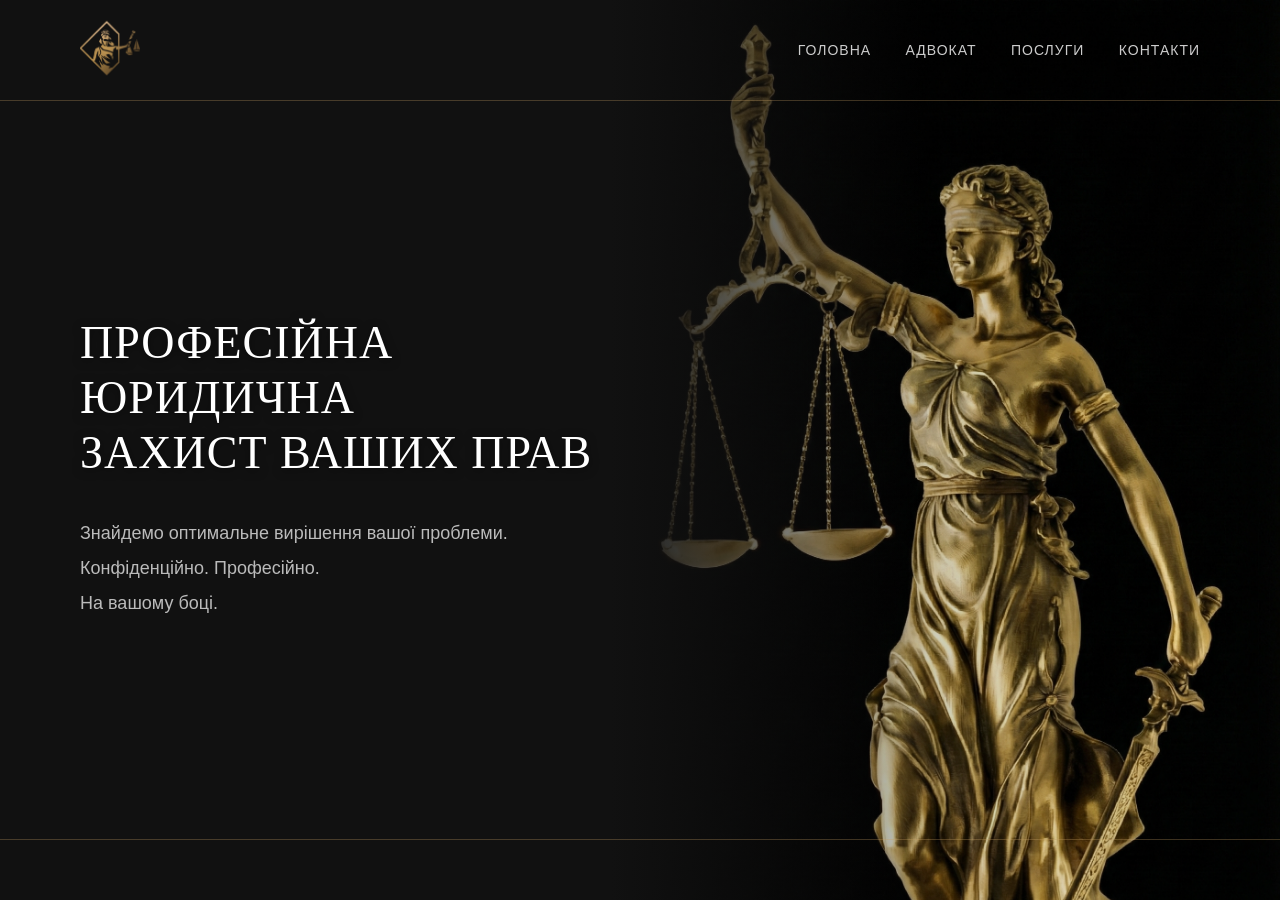
<file: index.html>
<!DOCTYPE html>
<html lang="ru">
<head>
    <meta charset="UTF-8">
    <meta name="viewport" content="width=device-width, initial-scale=1.0">
    
    <title>Адвокат Кролевець | Професійний юридичний захист | Рекуха Олена</title>
    <meta name="description" content="Кваліфікована допомога адвоката у м. Кролевець та Сумській області. Сімейні справи, розлучення, аліменти, ДТП, кримінальний захист. Досвід понад 15 років.">
    <meta name="keywords" content="адвокат кролевець, юрист кролевець, юридична допомога, розлучення, аліменти, адвокат по дтп, кримінальний адвокат, Рекуха Олена">
    <meta name="author" content="Рекуха Олена Володимирівна">
    <meta name="robots" content="index, follow">

    <meta property="og:title" content="Професійний юридичний захист | Адвокат Рекуха О.В.">
    <meta property="og:description" content="Надійний захист ваших прав. Конфіденційно. Професійно. На вашій стороні.">
    <meta property="og:image" content="https://ваш-сайт.com/logo.png"> <meta property="og:url" content="https://ваш-сайт.com/">
    <meta property="og:type" content="website">

    <link rel="stylesheet" href="style.css">
    <link rel="stylesheet" href="https://cdnjs.cloudflare.com/ajax/libs/font-awesome/6.4.0/css/all.min.css">
    <link rel="icon" type="image/png" href="logo.png">
</head>
<body>

    <div class="statue-background">
        <div class="statue-overlay"></div> <img src="statue2.png" alt="Фемида">
    </div>

    <div class="line top-line"></div>
    <div class="line bottom-line"></div>

    <div class="container">
        <header class="header">
            <div class="logo">
                <img src="logo.png" alt="Логотип">
            </div>
            <nav class="nav">
    <a href="index.html">Головна</a> 
    <a href="lawyer.html">Адвокат</a>
    <a href="services.html">Послуги</a>
    <a href="contacts.html">Контакти</a> </nav>
        </header>

        <main class="main-content">
            <h1>
                ПРОФЕСІЙНА<br>
                ЮРИДИЧНА<br>
                ЗАХИСТ ВАШИХ ПРАВ
            </h1>
            
            <div class="description">
                <p>Знайдемо оптимальне вирішення вашої проблеми.</p>
                <p>Конфіденційно. Професійно.</p>
                <p>На вашому боці.</p>
            </div>
        </main>
    </div>

</body>
</html>
</file>
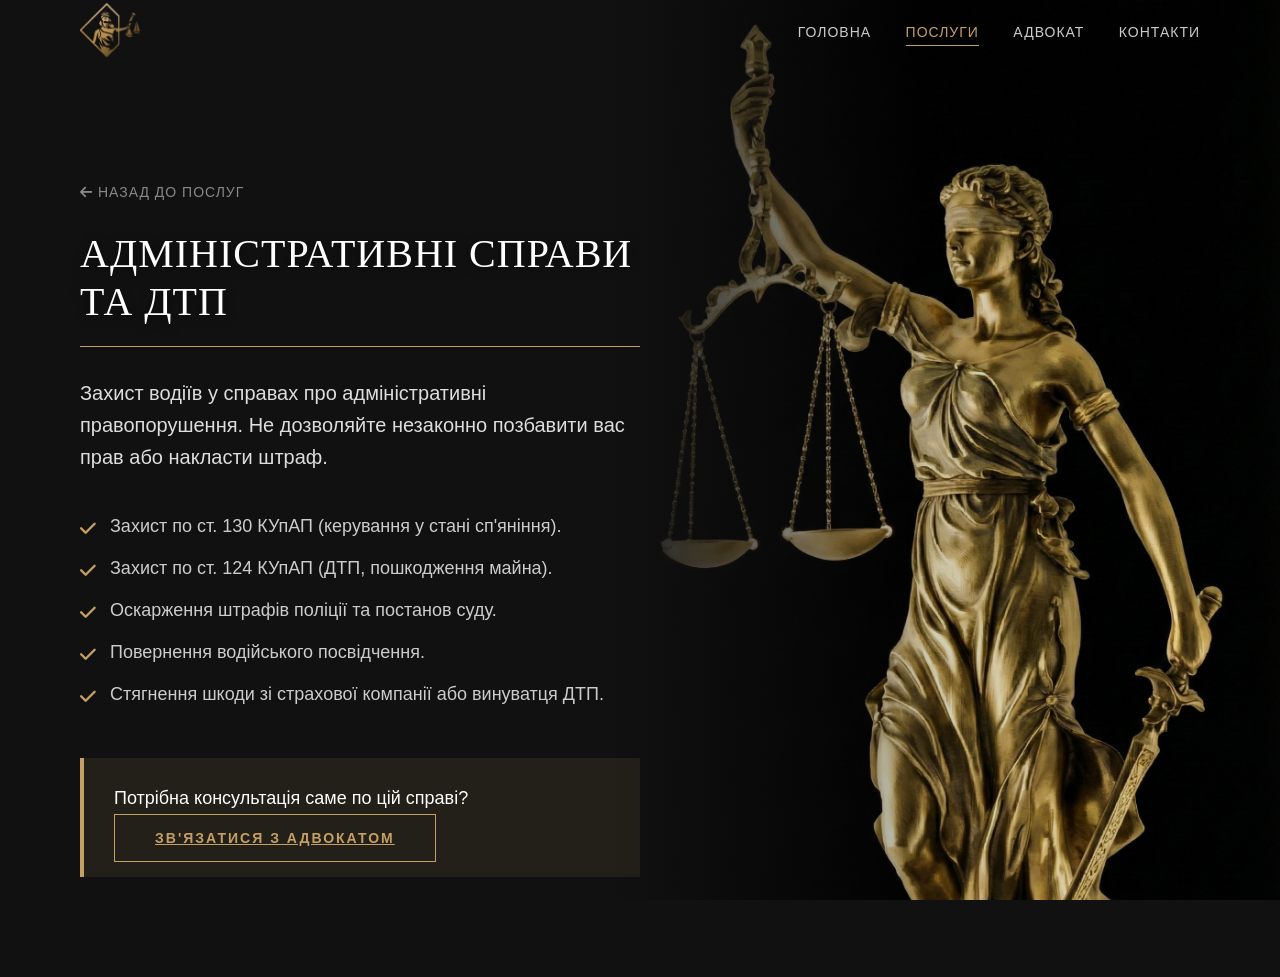
<file: admin.html>
<!DOCTYPE html>
<html lang="ru">
<head>
    <meta charset="UTF-8">
    <meta name="viewport" content="width=device-width, initial-scale=1.0">
    <title>Адвокат по ДТП та ст. 130 КУпАП | Оскарження штрафів</title>
    <meta name="description" content="Захист водіїв у суді. Повернення водійських прав (ст. 130), захист при ДТП (ст. 124). Оскарження незаконних штрафів поліції.">
    <link rel="stylesheet" href="style.css">
    <link rel="stylesheet" href="https://cdnjs.cloudflare.com/ajax/libs/font-awesome/6.4.0/css/all.min.css">
    <link rel="icon" type="image/png" href="logo.png">
</head>
<body>

    <div class="statue-background">
        <div class="statue-overlay"></div>
        <img src="statue2.png" alt="Феміда">
    </div>

    <div class="container">
        <header class="header">
            <div class="logo">
                <a href="index.html"><img src="logo.png" alt="Логотип"></a>
            </div>
            <nav class="nav">
                <a href="index.html">Головна</a>
                <a href="services.html" class="active">Послуги</a> <a href="lawyer.html">Адвокат</a>
                <a href="contacts.html">Контакти</a>
            </nav>
        </header>

        <main class="main-content service-details-page">
            <a href="services.html" class="back-link"><i class="fa-solid fa-arrow-left"></i> Назад до послуг</a>

            <div class="details-content">
                <h1 id="page-title">АДМІНІСТРАТИВНІ СПРАВИ ТА ДТП</h1>

                <div id="page-content">
                    <p class="intro-text">Захист водіїв у справах про адміністративні правопорушення. Не дозволяйте незаконно позбавити вас прав або накласти штраф.</p>
                    <ul class="custom-list">
                        <li>Захист по ст. 130 КУпАП (керування у стані сп'яніння).</li>
                        <li>Захист по ст. 124 КУпАП (ДТП, пошкодження майна).</li>
                        <li>Оскарження штрафів поліції та постанов суду.</li>
                        <li>Повернення водійського посвідчення.</li>
                        <li>Стягнення шкоди зі страхової компанії або винуватця ДТП.</li>
                    </ul>
                </div>

                <div class="cta-block">
                    <p>Потрібна консультація саме по цій справі?</p>
                    <a href="contacts.html" class="btn-submit">Зв'язатися з адвокатом</a>
                </div>
            </div>
        </main>
    </div>

    <div class="bottom-line"></div>

</body>
</html>
</file>
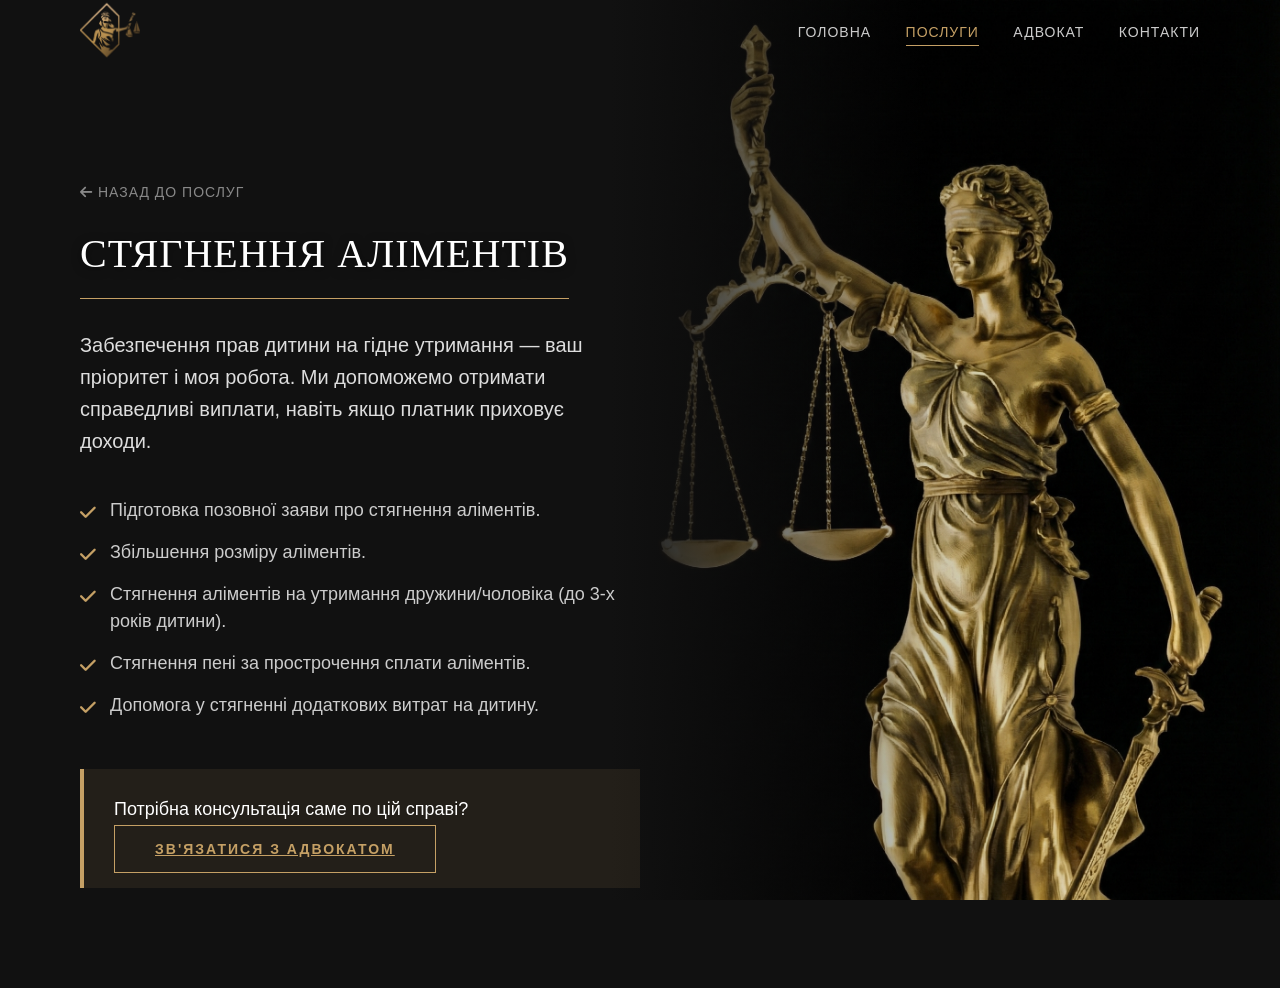
<file: alimony.html>
<!DOCTYPE html>
<html lang="ru">
<head>
    <meta charset="UTF-8">
    <meta name="viewport" content="width=device-width, initial-scale=1.0">
    <title>Стягнення аліментів | Допомога адвоката по сімейним справам</title>
    <meta name="description" content="Юридична допомога у стягненні аліментів, збільшення розміру виплат, стягнення заборгованості. Підготовка позову до суду.">
    <link rel="stylesheet" href="style.css">
    <link rel="stylesheet" href="https://cdnjs.cloudflare.com/ajax/libs/font-awesome/6.4.0/css/all.min.css">
    <link rel="icon" type="image/png" href="logo.png">
</head>
<body>

    <div class="statue-background">
        <div class="statue-overlay"></div>
        <img src="statue2.png" alt="Феміда">
    </div>

    <div class="container">
        <header class="header">
            <div class="logo">
                <a href="index.html"><img src="logo.png" alt="Логотип"></a>
            </div>
            <nav class="nav">
                <a href="index.html">Головна</a>
                <a href="services.html" class="active">Послуги</a> <a href="lawyer.html">Адвокат</a>
                <a href="contacts.html">Контакти</a>
            </nav>
        </header>

        <main class="main-content service-details-page">
            <a href="services.html" class="back-link"><i class="fa-solid fa-arrow-left"></i> Назад до послуг</a>

            <div class="details-content">
                <h1 id="page-title">СТЯГНЕННЯ АЛІМЕНТІВ</h1>

                <div id="page-content">
                    <p class="intro-text">Забезпечення прав дитини на гідне утримання — ваш пріоритет і моя робота. Ми допоможемо отримати справедливі виплати, навіть якщо платник приховує доходи.</p>
                    <ul class="custom-list">
                        <li>Підготовка позовної заяви про стягнення аліментів.</li>
                        <li>Збільшення розміру аліментів.</li>
                        <li>Стягнення аліментів на утримання дружини/чоловіка (до 3-х років дитини).</li>
                        <li>Стягнення пені за прострочення сплати аліментів.</li>
                        <li>Допомога у стягненні додаткових витрат на дитину.</li>
                    </ul>
                </div>

                <div class="cta-block">
                    <p>Потрібна консультація саме по цій справі?</p>
                    <a href="contacts.html" class="btn-submit">Зв'язатися з адвокатом</a>
                </div>
            </div>
        </main>
    </div>

    <div class="bottom-line"></div>

</body>
</html>
</file>
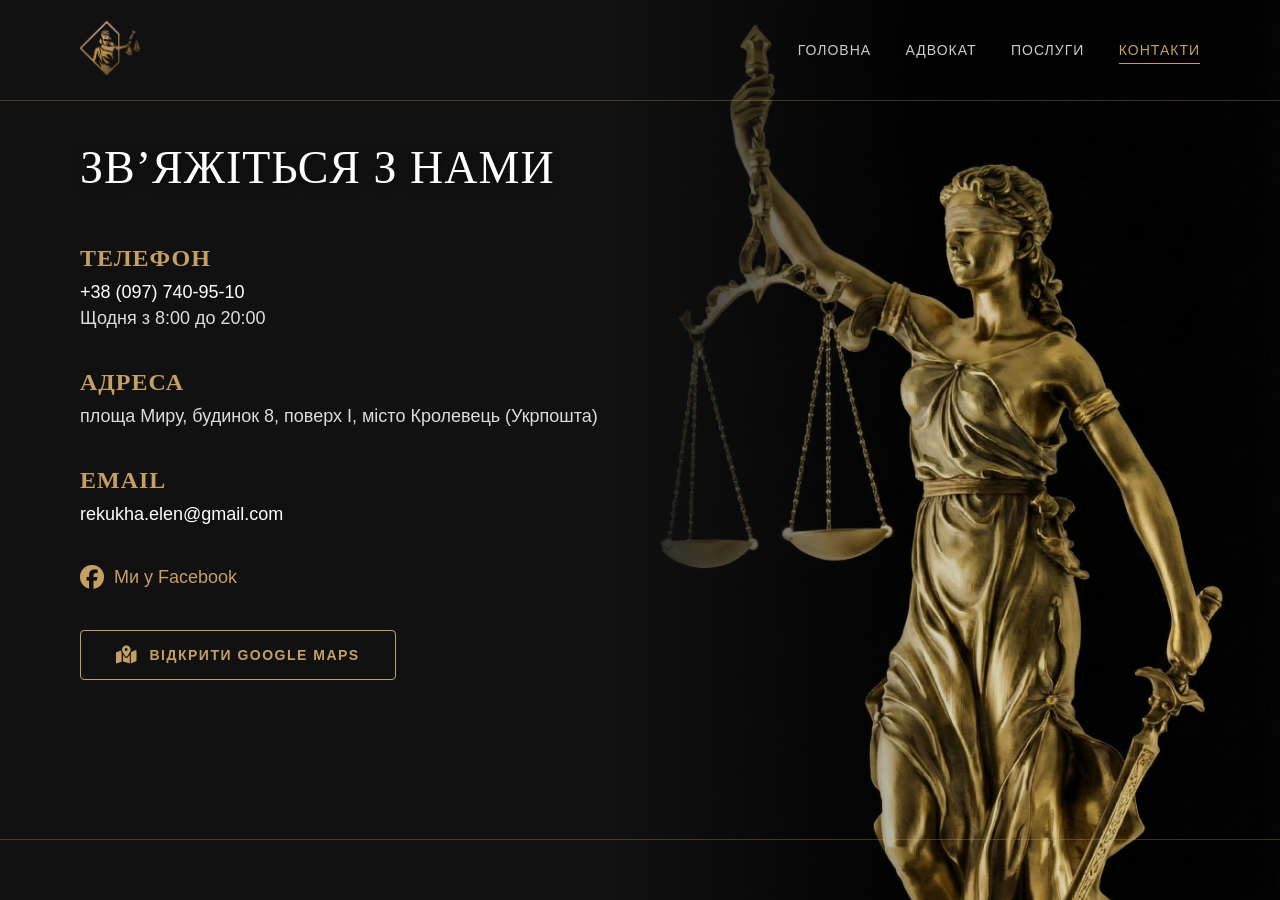
<file: contacts.html>
<!DOCTYPE html>
<html lang="ru">
<head>
    <meta charset="UTF-8">
    <meta name="viewport" content="width=device-width, initial-scale=1.0">
    
    <title>Контакти адвоката Кролевець | Телефон та Адреса</title>
    <meta name="description" content="Зв'яжіться з адвокатом: +38 (097) 740-95-10. Адреса: м. Кролевець, площа Миру, 8. Юридична консультація онлайн та в офісі.">
    
    <meta property="og:title" content="Контакти | Адвокат Рекуха О.В.">
    <meta property="og:description" content="Телефон: +38 (097) 740-95-10. Адреса: м. Кролевець, площа Миру, 8.">
    <meta property="og:image" content="https://ваш-сайт.com/logo.png">
    
    <link rel="stylesheet" href="style.css">
    <link rel="stylesheet" href="https://cdnjs.cloudflare.com/ajax/libs/font-awesome/6.4.0/css/all.min.css">
    <link rel="icon" type="image/png" href="logo.png">
</head>
<body>

    <div class="statue-background">
        <div class="statue-overlay"></div>
        <img src="statue2.png" alt="Фемида">
    </div>

    <div class="line top-line"></div>
    <div class="line bottom-line"></div>

    <div class="container">
        <header class="header">
            <div class="logo">
                <a href="index.html">
                    <img src="logo.png" alt="Логотип">
                </a>
            </div>
            <nav class="nav">
                <a href="index.html">Головна</a>
                <a href="lawyer.html">Адвокат</a>
                <a href="services.html">Послуги</a>
                <a href="contacts.html" class="active">Контакти</a>
            </nav>
        </header>

        <main class="main-content contacts-content">
            <h1>ЗВ’ЯЖІТЬСЯ З НАМИ</h1>
            
            <div class="contacts-grid">
                <div class="contact-info-block">
                    <div class="info-item">
                        <h3>Телефон</h3>
                        <p><a href="tel:+380000000000">+38 (097) 740-95-10</a></p>
                        <p>Щодня з 8:00 до 20:00</p>
                    </div>
                    
                    <div class="info-item">
                        <h3>Адреса</h3>
                        <p>площа Миру, будинок 8, поверх I, місто Кролевець (Укрпошта)</p>
                    </div>

                    <div class="info-item">
                        <h3>Email</h3>
                        <p><a href="mailto:info@lawyer.com">rekukha.elen@gmail.com</a></p>
                    </div>
                    
                    <div class="social-item">
                        <a href="https://www.facebook.com/lena.rekukha" target="_blank" class="fb-link">
                            <i class="fa-brands fa-facebook"></i> Ми у Facebook
                        </a>
                    </div>
                    <a href="https://www.google.com/maps/search/?api=1&query=площа+Миру+8+Кролевець" target="_blank" class="map-btn">
    <i class="fa-solid fa-map-location-dot"></i>
    <span>Відкрити Google Maps</span>
</a>
                </div>
            </div>

        </main>
    </div> 

</body>
</html>
</file>
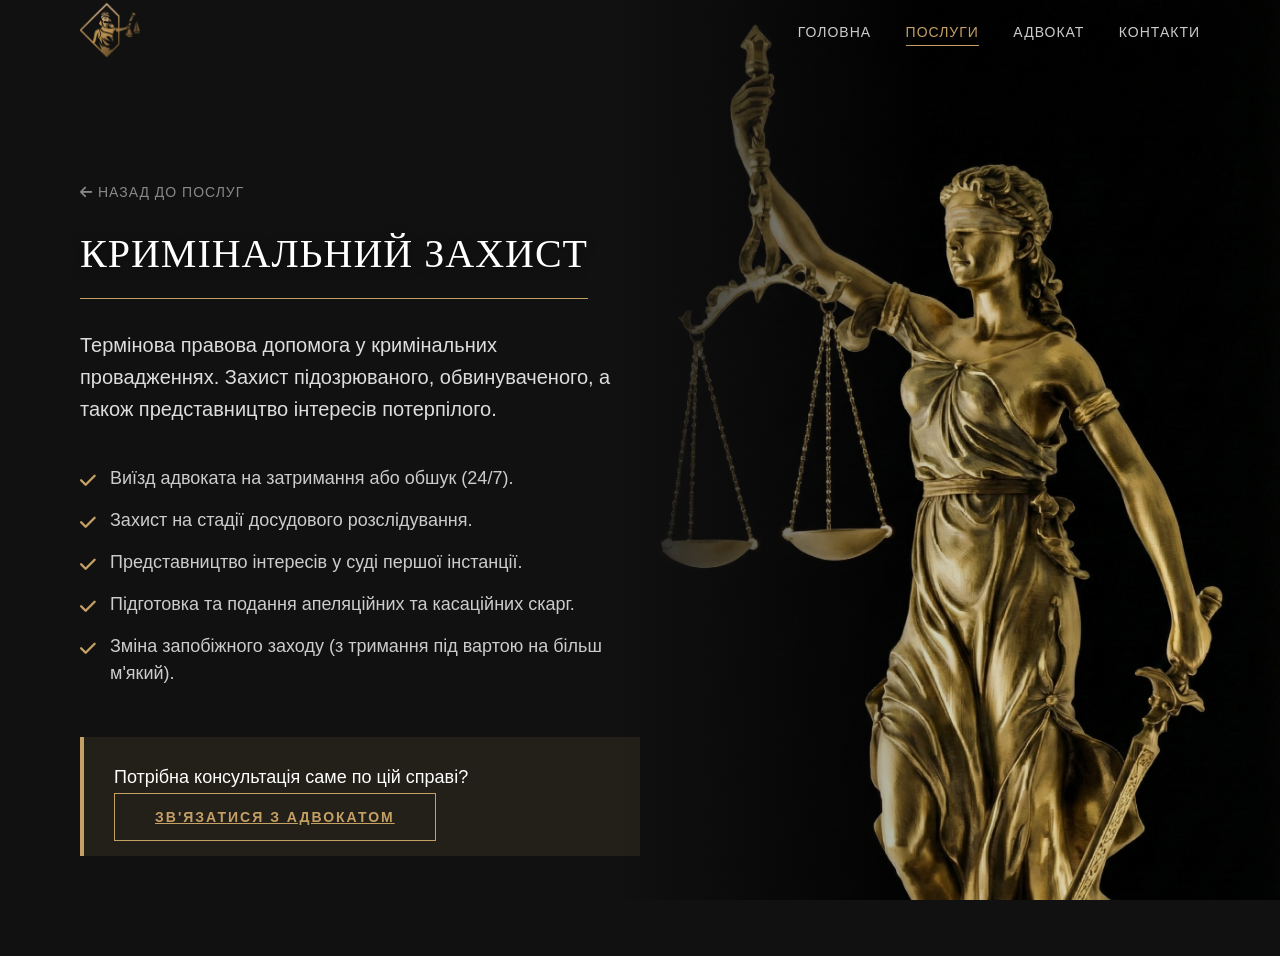
<file: criminal.html>
<!DOCTYPE html>
<html lang="ru">
<head>
    <meta charset="UTF-8">
    <meta name="viewport" content="width=device-width, initial-scale=1.0">
    <title>Кримінальний адвокат | Захист підозрюваних та обвинувачених</title>
    <meta name="description" content="Терміновий виїзд адвоката. Захист на досудовому слідстві та в суді. Апеляція, касація, зміна запобіжного заходу.">
    <link rel="stylesheet" href="style.css">
    <link rel="stylesheet" href="https://cdnjs.cloudflare.com/ajax/libs/font-awesome/6.4.0/css/all.min.css">
    <link rel="icon" type="image/png" href="logo.png">
</head>
<body>

    <div class="statue-background">
        <div class="statue-overlay"></div>
        <img src="statue2.png" alt="Феміда">
    </div>

    <div class="container">
        <header class="header">
            <div class="logo">
                <a href="index.html"><img src="logo.png" alt="Логотип"></a>
            </div>
            <nav class="nav">
                <a href="index.html">Головна</a>
                <a href="services.html" class="active">Послуги</a> <a href="lawyer.html">Адвокат</a>
                <a href="contacts.html">Контакти</a>
            </nav>
        </header>

        <main class="main-content service-details-page">
            <a href="services.html" class="back-link"><i class="fa-solid fa-arrow-left"></i> Назад до послуг</a>

            <div class="details-content">
                <h1 id="page-title">КРИМІНАЛЬНИЙ ЗАХИСТ</h1>

                <div id="page-content">
                    <p class="intro-text">Термінова правова допомога у кримінальних провадженнях. Захист підозрюваного, обвинуваченого, а також представництво інтересів потерпілого.</p>
                    <ul class="custom-list">
                        <li>Виїзд адвоката на затримання або обшук (24/7).</li>
                        <li>Захист на стадії досудового розслідування.</li>
                        <li>Представництво інтересів у суді першої інстанції.</li>
                        <li>Підготовка та подання апеляційних та касаційних скарг.</li>
                        <li>Зміна запобіжного заходу (з тримання під вартою на більш м'який).</li>
                    </ul>
                </div>

                <div class="cta-block">
                    <p>Потрібна консультація саме по цій справі?</p>
                    <a href="contacts.html" class="btn-submit">Зв'язатися з адвокатом</a>
                </div>
            </div>
        </main>
    </div>

    <div class="bottom-line"></div>

</body>
</html>
</file>
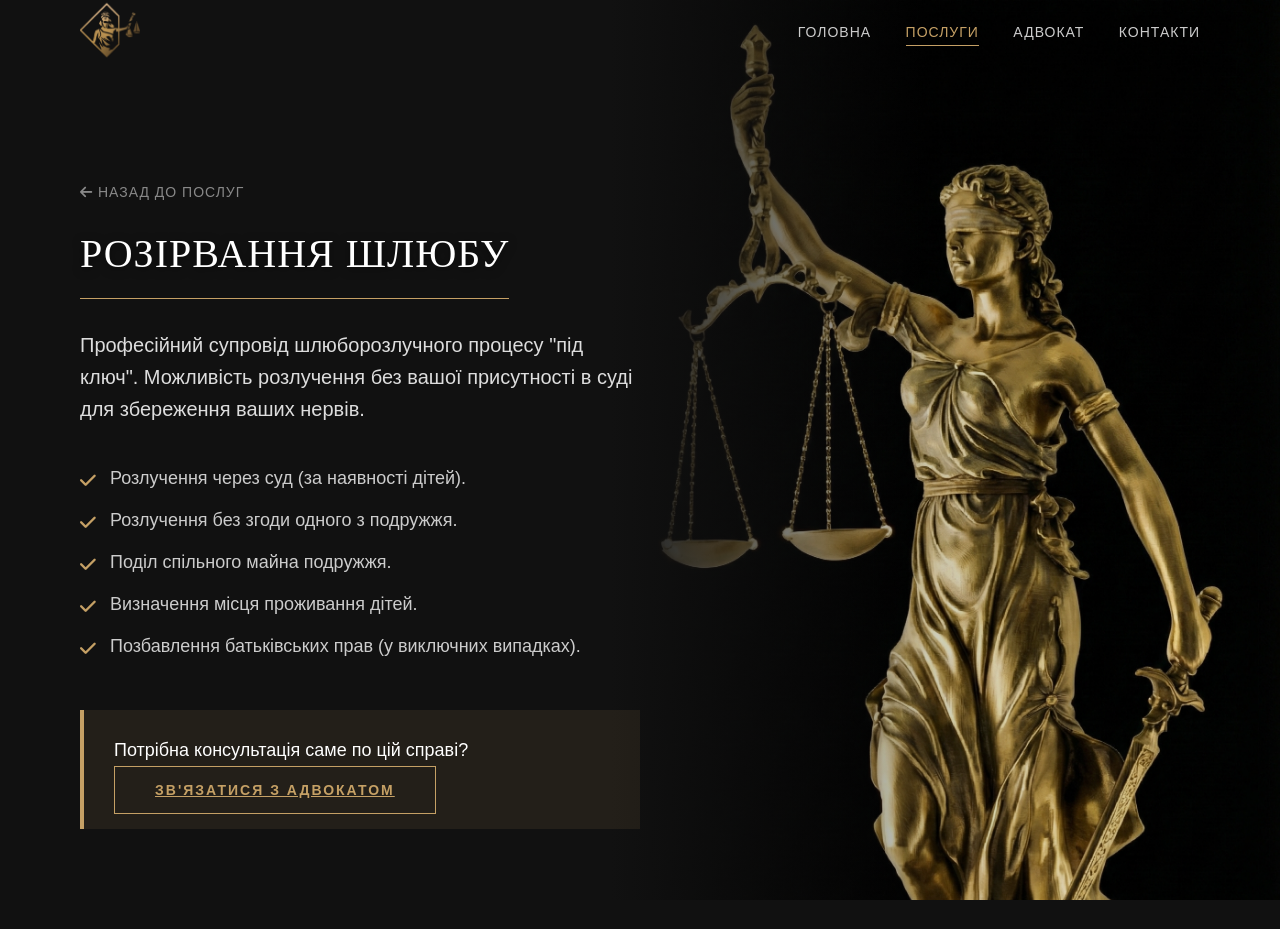
<file: divorce.html>
<!DOCTYPE html>
<html lang="ru">
<head>
    <meta charset="UTF-8">
    <meta name="viewport" content="width=device-width, initial-scale=1.0">
    <title>Розірвання шлюбу та поділ майна | Адвокат по розлученню</title>
    <meta name="description" content="Супровід шлюборозлучного процесу під ключ. Розлучення без присутності в суді, поділ майна, визначення місця проживання дітей.">
    <link rel="stylesheet" href="style.css">
    <link rel="stylesheet" href="https://cdnjs.cloudflare.com/ajax/libs/font-awesome/6.4.0/css/all.min.css">
    <link rel="icon" type="image/png" href="logo.png">
</head>
<body>

    <div class="statue-background">
        <div class="statue-overlay"></div>
        <img src="statue2.png" alt="Феміда">
    </div>

    <div class="container">
        <header class="header">
            <div class="logo">
                <a href="index.html"><img src="logo.png" alt="Логотип"></a>
            </div>
            <nav class="nav">
                <a href="index.html">Головна</a>
                <a href="services.html" class="active">Послуги</a> <a href="lawyer.html">Адвокат</a>
                <a href="contacts.html">Контакти</a>
            </nav>
        </header>

        <main class="main-content service-details-page">
            <a href="services.html" class="back-link"><i class="fa-solid fa-arrow-left"></i> Назад до послуг</a>

            <div class="details-content">
                <h1 id="page-title">РОЗІРВАННЯ ШЛЮБУ</h1>

                <div id="page-content">
                    <p class="intro-text">Професійний супровід шлюборозлучного процесу "під ключ". Можливість розлучення без вашої присутності в суді для збереження ваших нервів.</p>
                    <ul class="custom-list">
                        <li>Розлучення через суд (за наявності дітей).</li>
                        <li>Розлучення без згоди одного з подружжя.</li>
                        <li>Поділ спільного майна подружжя.</li>
                        <li>Визначення місця проживання дітей.</li>
                        <li>Позбавлення батьківських прав (у виключних випадках).</li>
                    </ul>
                </div>

                <div class="cta-block">
                    <p>Потрібна консультація саме по цій справі?</p>
                    <a href="contacts.html" class="btn-submit">Зв'язатися з адвокатом</a>
                </div>
            </div>
        </main>
    </div>

    <div class="bottom-line"></div>

</body>
</html>
</file>
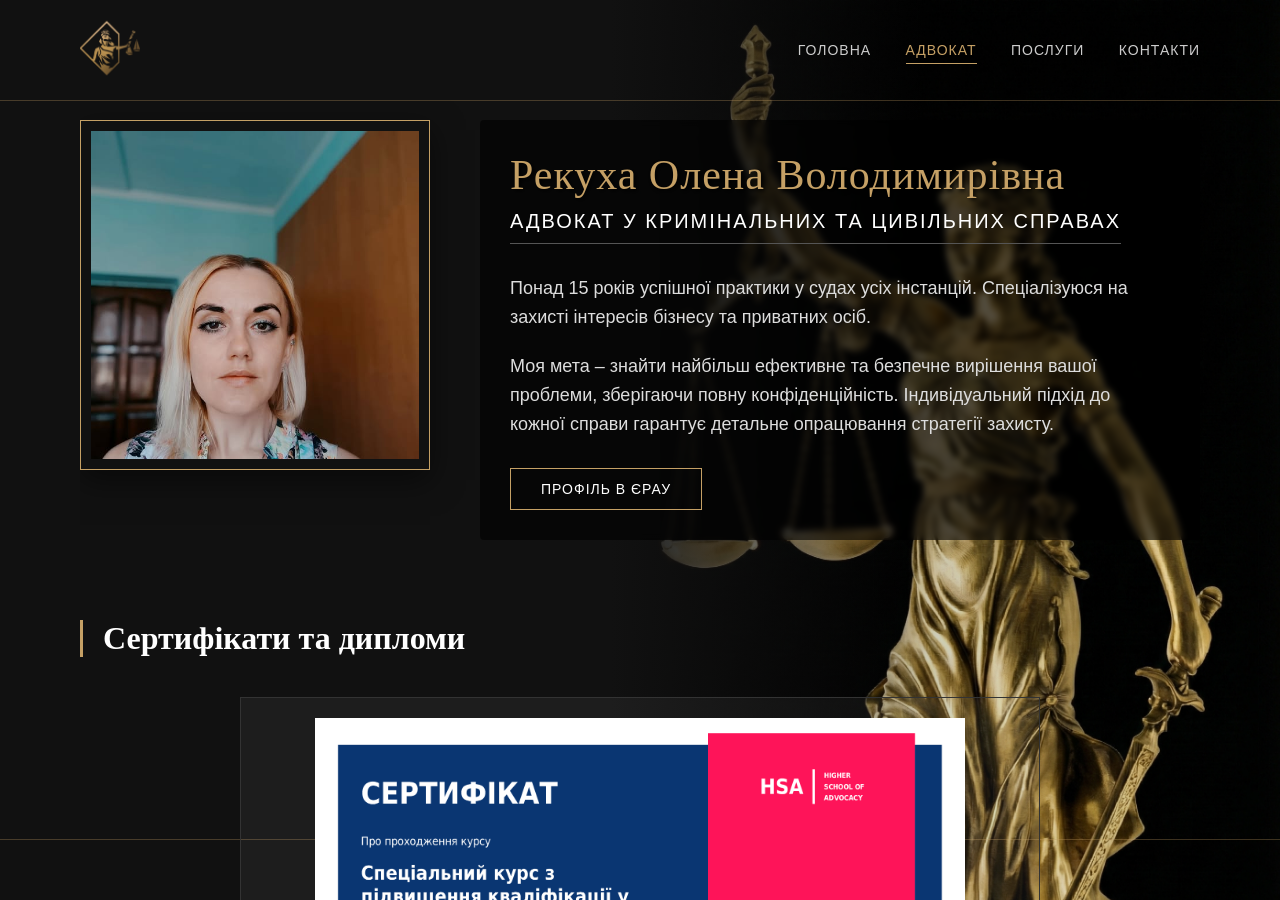
<file: lawyer.html>
<!DOCTYPE html>
<html lang="ru">
<head>
    <meta charset="UTF-8">
    <meta name="viewport" content="width=device-width, initial-scale=1.0">
    
    <title>Про адвоката | Рекуха Олена Володимирівна | Досвід та Сертифікати</title>
    <meta name="description" content="Адвокат Рекуха Олена Володимирівна. Член НААУ. Досвід роботи, сертифікати підвищення кваліфікації, профіль у ЄРАУ. Професійний підхід до кожної справи.">
    
    <meta property="og:title" content="Адвокат Рекуха Олена Володимирівна">
    <meta property="og:description" content="Професійний шлях, сертифікати та принципи роботи.">
    <meta property="og:image" content="https://ваш-сайт.com/lawyer_photo.jpg"> <link rel="stylesheet" href="style.css">
    <link rel="stylesheet" href="https://cdnjs.cloudflare.com/ajax/libs/font-awesome/6.4.0/css/all.min.css">
    <link rel="icon" type="image/png" href="logo.png">
</head>
<body>

    <div class="statue-background">
        <div class="statue-overlay"></div>
        <img src="statue2.png" alt="Фемида">
    </div>

    <div class="line top-line"></div>
    <div class="line bottom-line"></div>

    <div class="container">
        <header class="header">
            <div class="logo">
                <a href="index.html">
                    <img src="logo.png" alt="Логотип">
                </a>
            </div>
            <nav class="nav">
                <a href="index.html">Головна</a>
                <a href="lawyer.html" class="active">Адвокат</a>
                <a href="services.html">Послуги</a>
                <a href="contacts.html">Контакти</a>
            </nav>
        </header>

        <main class="main-content lawyer-page">
            
            <div class="lawyer-profile">
                <div class="lawyer-photo-wrapper">
                    <img src="lawyer_photo.jpg" alt="Фото адвоката" class="lawyer-img">
                </div>
                
                <div class="lawyer-info">
                    <h1>Рекуха Олена Володимирівна</h1>
                    <p class="subtitle">Адвокат у кримінальних та цивільних справах</p>
                    
                    <div class="bio-text">
                        <p>Понад 15 років успішної практики у судах усіх інстанцій. Спеціалізуюся на захисті інтересів бізнесу та приватних осіб.</p>
                        <p>Моя мета – знайти найбільш ефективне та безпечне вирішення вашої проблеми, зберігаючи повну конфіденційність. Індивідуальний підхід до кожної справи гарантує детальне опрацювання стратегії захисту.</p>
                    </div>

                    <div class="lawyer-links">
                        <a href="https://erau.unba.org.ua/profile/48486" target="_blank" class="btn-link">
                            Профіль в ЄРАУ
                        </a>
                    </div>
                </div>
            </div>

            <div class="certificates-section">
                <h2>Сертифікати та дипломи</h2>
                <div class="cert-grid">
                    <div class="cert-item">
                        <img src="cert1.png" alt="Сертификат 1">
                    </div>
                      <div class="cert-item">
                        <img src="cert2.png" alt="Сертификат 2">
                    </div>
                </div>
            </div>

        </main>
    </div>

</body>
</html>
</file>
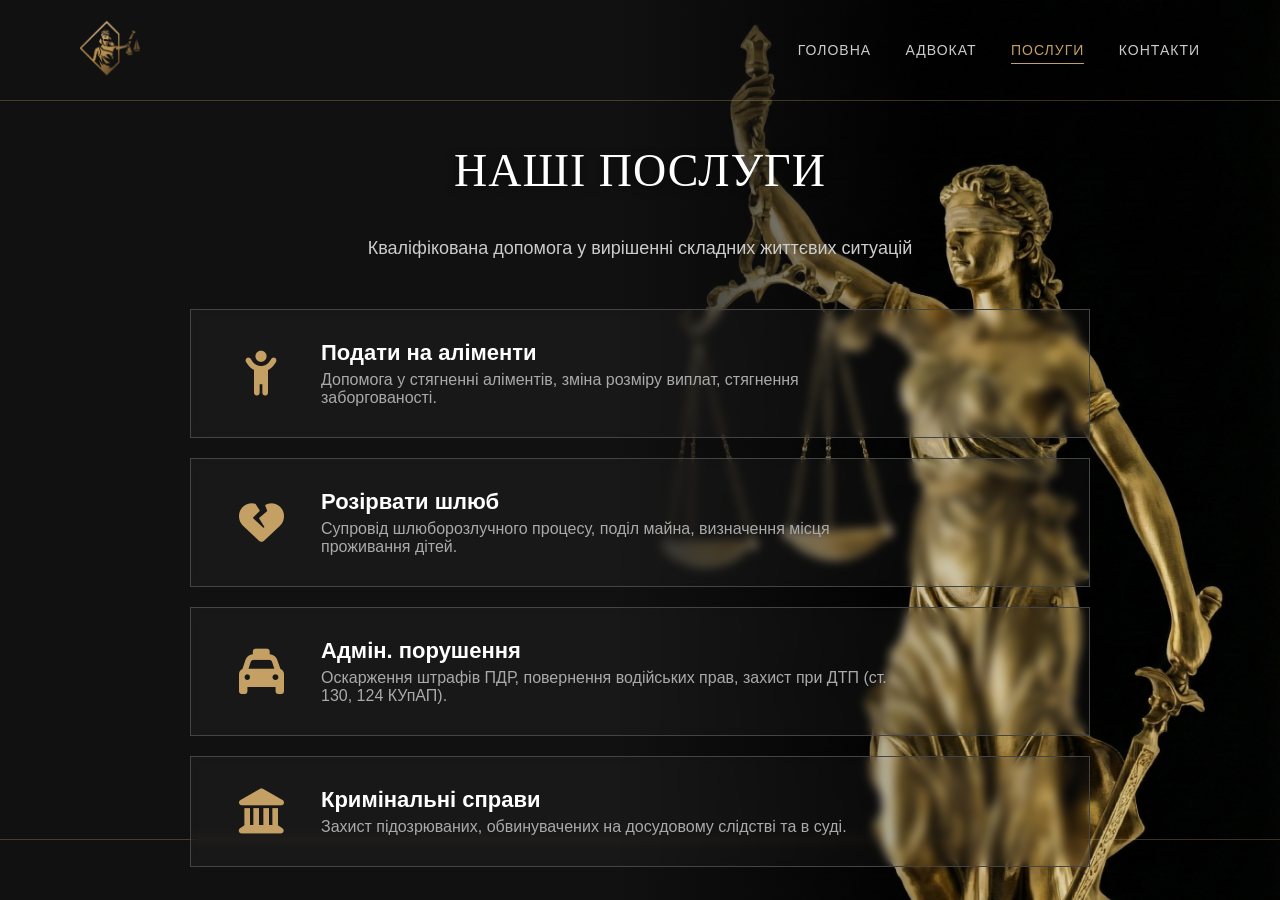
<file: services.html>
<!DOCTYPE html>
<html lang="ru">
<head>
    <meta charset="UTF-8">
    <meta name="viewport" content="width=device-width, initial-scale=1.0">
    
    <title>Послуги адвоката | Ціни та консультації | Кролевець</title>
    <meta name="description" content="Повний спектр юридичних послуг: стягнення аліментів, розірвання шлюбу, оскарження штрафів ПДР (ст. 130), захист у кримінальних справах.">
    <meta name="keywords" content="вартість послуг адвоката, подати на аліменти, розлучення через суд, оскарження штрафів, захист у суді">
    
    <meta property="og:title" content="Юридичні послуги | Адвокат Рекуха О.В.">
    <meta property="og:description" content="Аліменти, розлучення, ДТП, кримінальні справи. Дізнайтеся деталі.">
    <meta property="og:image" content="https://ваш-сайт.com/statue.jpg">
    
    <link rel="stylesheet" href="style.css">
    <link rel="stylesheet" href="https://cdnjs.cloudflare.com/ajax/libs/font-awesome/6.4.0/css/all.min.css">
    <link rel="icon" type="image/png" href="logo.png">
</head>
<body>

    <div class="statue-background">
        <div class="statue-overlay"></div>
        <img src="statue2.png" alt="Феміда">
    </div>

    <div class="line top-line"></div>
    <div class="line bottom-line"></div>

    <div class="container">
        <header class="header">
            <div class="logo">
                <a href="index.html">
                    <img src="logo.png" alt="Логотип">
                </a>
            </div>
            <nav class="nav">
                <a href="index.html">Головна</a>
                <a href="lawyer.html">Адвокат</a>
                <a href="services.html" class="active">Послуги</a>
                <a href="contacts.html">Контакти</a>
            </nav>
        </header>

        <main class="main-content services-page">
            <h1>НАШІ ПОСЛУГИ</h1>
            <p class="services-intro">Кваліфікована допомога у вирішенні складних життєвих ситуацій</p>
            
            <div class="services-grid">
                
                <a href="alimony.html" class="service-card">
                    <div class="service-icon">
                        <i class="fa-solid fa-child-reaching"></i>
                    </div>
                    <div class="card-text">
                        <h3>Подати на аліменти</h3>
                        <p>Допомога у стягненні аліментів, зміна розміру виплат, стягнення заборгованості.</p>
                    </div>
                    <span class="service-btn">Детальніше</span>
                </a>

                <a href="divorce.html" class="service-card">
                    <div class="service-icon">
                        <i class="fa-solid fa-heart-crack"></i>
                    </div>
                    <div class="card-text">
                        <h3>Розірвати шлюб</h3>
                        <p>Супровід шлюборозлучного процесу, поділ майна, визначення місця проживання дітей.</p>
                    </div>
                    <span class="service-btn">Детальніше</span>
                </a>

                <a href="admin.html" class="service-card">
                    <div class="service-icon">
                        <i class="fa-solid fa-taxi"></i>
                    </div>
                    <div class="card-text"> 
                        <h3>Адмін. порушення</h3>
                        <p>Оскарження штрафів ПДР, повернення водійських прав, захист при ДТП (ст. 130, 124 КУпАП).</p>
                    </div>
                    <span class="service-btn">Детальніше</span>
                </a>

                <a href="criminal.html" class="service-card">
                    <div class="service-icon">
                        <i class="fa-solid fa-landmark"></i>
                    </div>
                    <div class="card-text"> 
                        <h3>Кримінальні справи</h3>
                        <p>Захист підозрюваних, обвинувачених на досудовому слідстві та в суді.</p>
                    </div>
                    <span class="service-btn">Детальніше</span>
                </a>

            </div>
        </main>
    </div>

</body>
</html>
</file>
<file: style.css>
/* === Основные настройки === */
:root {
    --bg-color: #111111; /* Глубокий черный, как на оригинале */
    --text-color: #ffffff;
    --gold-color: #c5a065;
    --font-heading: 'Palatino Linotype', 'Times New Roman', serif;
    --font-body: 'Calibri', 'Arial', sans-serif;
}

* {
    box-sizing: border-box;
    margin: 0;
    padding: 0;
}

body {
    background-color: var(--bg-color);
    color: var(--text-color);
    font-family: var(--font-body);
    overflow-x: hidden; /* Важно: убирает горизонтальный скролл */
    height: 100vh;
    position: relative;
}

/* === Линии (от края до края) === */
.line {
    position: absolute;
    left: 0;
    width: 100%; /* Ровно ширина экрана */
    height: 1px;
    background: rgba(197, 160, 101, 0.3); /* Тусклое золото */
    z-index: 2;
}

.top-line {
    top: 100px;
}

.bottom-line {
    bottom: 60px;
}

/* === Статуя (ФОН) === */
.statue-background {
    position: fixed;
    top: 0;
    right: 0;
    width: 55vw; /* Занимает 55% ширины экрана справа */
    height: 100vh; /* На всю высоту */
    z-index: 0; /* На самом заднем плане */
    overflow: hidden;
}

.statue-background img {
    width: 100%;
    height: 100%;
    object-fit: cover; /* Картинка заполняет весь блок */
    object-position: top center;
}

/* ЭТО ГЛАВНОЕ: Градиент поверх статуи, чтобы скрыть стык */
.statue-overlay {
    position: absolute;
    top: 0;
    left: 0;
    width: 100%;
    height: 100%;
    /* Плавный переход от цвета фона сайта (слева) к прозрачности (справа) */
    background: linear-gradient(to right, var(--bg-color) 5%, rgba(0,0,0,0.2) 50%, transparent 100%);
    z-index: 1; /* Поверх картинки */
}

/* === Контент === */
.container {
    max-width: 1200px;
    margin: 0 auto;
    padding: 0 40px;
    height: 100%;
    position: relative;
    z-index: 10; /* Текст поверх всего */
    display: flex;
    flex-direction: column;
}

/* === Шапка === */
.header {
    display: flex;
    justify-content: space-between;
    align-items: center;
    height: 100px; /* Высота до линии */
}

.logo img {
    height: 60px;
    width: auto;
}

.nav a {
    color: #ccc;
    text-decoration: none;
    text-transform: uppercase;
    font-size: 14px;
    margin-left: 30px;
    letter-spacing: 1px;
    transition: 0.3s;
}

.nav a:hover {
    color: var(--gold-color);
}

/* === Центральный текст === */
.main-content {
    flex: 1; /* Занимает оставшееся место */
    display: flex;
    flex-direction: column;
    justify-content: center; /* Центрирует по вертикали */
    width: 50%; /* Текст только в левой половине */
    padding-bottom: 60px; /* Отступ снизу чтобы не налипало на линию */
}

h1 {
    font-family: var(--font-heading);
    font-size: 46px;
    line-height: 1.2;
    font-weight: normal;
    color: #fff;
    letter-spacing: 1px;
    margin-bottom: 40px;
    text-shadow: 0 2px 10px rgba(0,0,0,0.5); /* Тень чтобы текст читался если залезет на статую */
}

.description p {
    font-size: 18px;
    color: #bbb;
    margin-bottom: 8px;
    line-height: 1.5;
}

/* === Адаптация под телефон === */
@media (max-width: 768px) {
    .statue-background {
        width: 100%; /* Статуя на весь экран */
        opacity: 0.3; /* Затемняем её */
    }
    
    .statue-overlay {
        /* Градиент снизу вверх на телефоне */
        background: linear-gradient(to top, var(--bg-color) 10%, transparent 100%);
    }

    .main-content {
        width: 100%;
        text-align: center;
    }
    
    /* 1. Виправляємо ШАПКУ (щоб контакти не стрибали) */
    .header {
        flex-direction: column; /* Ставимо лого і меню стовпчиком */
        height: auto; /* Висота підлаштовується */
        padding-bottom: 20px;
    }

    .nav {
        margin-top: 15px; /* Відступ меню від логотипу */
        display: flex;
        flex-wrap: wrap;
        justify-content: center;
        gap: 15px; /* Рівні відступи між словами */
    }

    .nav a {
        font-size: 14px; /* Трохи менший шрифт, щоб влазило */
        margin: 0;
    }

    h1 {
        font-size: 32px;
    }
    
    .top-line { top: 140px; }
}
/* =========================================
   СТИЛИ ДЛЯ СТРАНИЦЫ КОНТАКТОВ
   ========================================= */

/* Активная ссылка в меню */
.nav a.active {
    color: var(--gold-color);
    border-bottom: 1px solid var(--gold-color);
    padding-bottom: 5px;
}

/* Контейнер для контента контактов */
.contacts-content {
    width: 100%; /* На этой странице используем всю ширину контейнера */
    justify-content: flex-start; /* Выравнивание сверху */
    padding-top: 40px;
}

.contacts-content h1 {
    text-align: left;
    margin-bottom: 50px;
}

/* Сетка: Слева инфо, Справа форма */
.contacts-grid {
    display: grid;
    grid-template-columns: 1fr 1fr; /* Две колонки */
    gap: 60px;
    width: 100%;
    z-index: 5;
}

/* === Блок информации === */
.info-item {
    margin-bottom: 40px;
}

.info-item h3 {
    color: var(--gold-color);
    font-family: var(--font-heading);
    font-size: 24px;
    margin-bottom: 10px;
    text-transform: uppercase;
    letter-spacing: 1px;
}

.info-item p {
    color: #ddd;
    font-size: 18px;
    margin-bottom: 5px;
}

.info-item a {
    color: #fff;
    text-decoration: none;
    transition: 0.3s;
}

.info-item a:hover {
    color: var(--gold-color);
}

/* === Форма === */
.contact-form {
    background: rgba(255, 255, 255, 0.03); /* Едва заметная подложка */
    padding: 40px;
    border: 1px solid rgba(197, 160, 101, 0.2); /* Тонкая золотая рамка */
    backdrop-filter: blur(5px); /* Размытие фона под формой */
}

.contact-form p {
    color: #bbb;
    margin-bottom: 25px;
}

.form-group {
    margin-bottom: 20px;
}

/* Поля ввода */
input, textarea {
    width: 100%;
    background: transparent;
    border: none;
    border-bottom: 1px solid #555; /* Линия снизу */
    padding: 15px 0;
    color: #fff;
    font-family: var(--font-body);
    font-size: 16px;
    transition: 0.3s;
    outline: none;
}

input::placeholder, textarea::placeholder {
    color: #777;
}

input:focus, textarea:focus {
    border-bottom-color: var(--gold-color); /* Золотая линия при нажатии */
}

/* Кнопка */
.btn-submit {
    margin-top: 10px;
    background: transparent;
    color: var(--gold-color);
    border: 1px solid var(--gold-color);
    padding: 15px 40px;
    font-size: 14px;
    text-transform: uppercase;
    letter-spacing: 2px;
    cursor: pointer;
    transition: 0.4s;
    font-family: var(--font-body);
    font-weight: bold;
    width: 100%;
}

.btn-submit:hover {
    background: var(--gold-color);
    color: #000; /* Черный текст на золотом фоне */
}

/* === Адаптивность контактов === */
@media (max-width: 768px) {
    .contacts-grid {
        grid-template-columns: 1fr; /* Одна колонка */
        gap: 40px;
    }

    .contacts-content h1 {
        text-align: center;
        font-size: 32px;
    }

    .contact-form {
        padding: 25px; /* Чуть меньше отступы на телефоне */
    }
    
    .info-item {
        text-align: center; /* Центрируем текст контактов на телефоне */
    }
}
/* =========================================
   СТИЛИ ДЛЯ СТРАНИЦЫ "АДВОКАТ"
   ========================================= */

/* Настройка контейнера для этой страницы */
.lawyer-page {
    display: block; /* Отключаем центрирование flex из main-content, так как тут много блоков */
    width: 100%;
    padding-top: 20px;
    padding-bottom: 100px; /* Место для скролла снизу */
    overflow-y: auto; /* Разрешаем прокрутку контента, если он не влезает */
    scrollbar-width: none; /* Скрываем скроллбар (опционально) */
}

/* === Блок профиля (Фото + Текст) === */
.lawyer-profile {
    display: flex;
    align-items: flex-start;
    gap: 50px;
    margin-bottom: 80px;
    position: relative;
    z-index: 2;
}

/* Фото адвоката */
.lawyer-photo-wrapper {
    flex: 0 0 350px; /* Фиксированная ширина фото */
}

.lawyer-img {
    width: 100%;
    height: auto;
    border: 1px solid var(--gold-color); /* Золотая рамка */
    padding: 10px; /* Отступ от рамки до фото */
    box-shadow: 0 10px 30px rgba(0,0,0,0.5);
}

/* Текст справа от фото */
.lawyer-info {
    flex: 1;
    background: rgba(0, 0, 0, 0.6); /* Полупрозрачная подложка для читаемости на фоне статуи */
    padding: 30px;
    border-radius: 4px;
    backdrop-filter: blur(3px);
}

.lawyer-info h1 {
    font-size: 42px;
    margin-bottom: 10px;
    color: var(--gold-color); /* Имя золотым */
    text-shadow: 2px 2px 4px #000;
}

.subtitle {
    font-size: 20px;
    color: #fff;
    text-transform: uppercase;
    letter-spacing: 2px;
    margin-bottom: 30px;
    border-bottom: 1px solid #555;
    display: inline-block;
    padding-bottom: 10px;
}

.bio-text p {
    font-size: 18px;
    line-height: 1.6;
    margin-bottom: 20px;
    color: #ddd;
}

/* Кнопки ссылок */
.lawyer-links {
    margin-top: 30px;
    display: flex;
    gap: 20px;
}

.btn-link {
    display: inline-block;
    padding: 12px 30px;
    border: 1px solid var(--gold-color);
    color: #fff;
    text-decoration: none;
    text-transform: uppercase;
    font-size: 14px;
    transition: 0.3s;
    letter-spacing: 1px;
}

.btn-link:hover {
    background: var(--gold-color);
    color: #000;
}

/* === Секция сертификатов (Обновленная) === */
.certificates-section h2 {
    font-family: var(--font-heading);
    color: #fff;
    font-size: 32px;
    margin-bottom: 40px;
    border-left: 3px solid var(--gold-color);
    padding-left: 20px;
}

/* === Секція сертифікатів (Оновлена: 1 колонка) === */
.cert-grid {
    display: grid;
    grid-template-columns: 1fr; /* БУЛО 1fr 1fr, СТАЛО 1fr (одна колонка) */
    gap: 40px;
    width: 100%;
    max-width: 800px; /* Обмежуємо ширину, щоб на великих екранах це виглядало акуратно */
    margin: 0 auto; /* Центруємо саму колонку */
}

.cert-item {
    width: 100%;
    height: 500px; /* Увеличили высоту, чтобы документ был крупным */
    border: 1px solid #333;
    position: relative;
    transition: 0.3s;
    background: rgba(255,255,255,0.05);
    padding: 20px; /* Отступ внутри рамки */
    display: flex;
    align-items: center;
    justify-content: center;
}

.cert-item:hover {
    border-color: var(--gold-color);
    transform: translateY(-5px);
    box-shadow: 0 5px 20px rgba(0,0,0,0.5);
}

.cert-item img {
    width: 100%;
    height: 100%;
    object-fit: contain; /* Показывает документ целиком */
    object-position: center;
}

/* Адаптация для телефонов (чтобы там они становились в 1 колонку и не были мелкими) */
@media (max-width: 768px) {
    .cert-grid {
        grid-template-columns: 1fr; /* На телефоне - одна колонка */
    }
    
    .cert-item {
        height: 350px; /* Чуть меньше высота на телефоне */
    }
}

/* === Адаптивность для Адвоката === */
@media (max-width: 900px) {
    .lawyer-profile {
        flex-direction: column; /* Фото сверху, текст снизу */
        align-items: center;
    }

    .lawyer-photo-wrapper {
        width: 100%;
        max-width: 400px;
    }

    .lawyer-info {
        width: 100%;
        text-align: center;
        background: none; /* На телефоне убираем подложку, так как фото не мешает */
        padding: 0;
    }

    .lawyer-links {
        justify-content: center;
        flex-wrap: wrap;
    }
}

.services-page {
    width: 100%;
    /* Висота екрану мінус шапка і трохи місця для нижньої лінії */
    height: calc(100vh - 80px); 
    
    /* Вмикаємо прокрутку */
    overflow-y: auto;
    
    /* БУЛО 140px, СТАЛО 110px -> піднімаємо заголовок вище */
    padding-top: 110px; 
    
    /* Додаємо простір знизу, щоб останні картки не обрізались лінією */
    padding-bottom: 100px; 
    
    text-align: center;
    scrollbar-width: none; /* Ховаємо скролбар */
}

/* Ховаємо смугу прокрутки для Chrome/Safari */
.services-page::-webkit-scrollbar {
    display: none;
}

.services-intro {
    color: #ccc;
    margin-bottom: 50px;
    font-size: 18px;
}

.services-grid {
    display: grid;
    grid-template-columns: 1fr; /* Одна широка колонка замість двох */
    gap: 20px; /* Менший відступ між блоками */
    width: 100%;
    max-width: 900px; /* Обмежуємо ширину, щоб не було занадто розтягнуто */
    margin: 0 auto;
}

/* === Оновлена Картка-Посилання === */
.service-card {
    background: rgba(255, 255, 255, 0.03);
    border: 1px solid #444;
    padding: 30px 40px;
    min-height: auto;
    
    display: flex;
    flex-direction: row;
    align-items: center;
    justify-content: space-between; /* Розподіляє: іконка зліва, кнопка справа */
    
    text-align: left;
    transition: 0.3s ease;
    backdrop-filter: blur(5px);
    
    /* Нові властивості для посилання */
    text-decoration: none; /* Прибираємо підкреслення */
    color: #fff; /* Колір тексту білий */
    cursor: pointer; /* Курсор-рука */
    position: relative;
    overflow: hidden; /* Щоб ефекти не вилазили за межі */
}

/* При наведенні на картку */
.service-card:hover {
    border-color: var(--gold-color);
    background: rgba(255, 255, 255, 0.07);
    transform: translateX(10px);
}

/* Текстовий блок всередині картки */
.card-text {
    flex: 1; /* Займає весь вільний простір */
    margin-right: 20px;
}

.service-card h3 {
    margin-top: 0;
    margin-bottom: 5px;
    font-size: 22px;
    color: #fff; /* Завжди білий */
}

.service-card p {
    margin-bottom: 0;
    font-size: 16px;
    color: #aaa;
}

/* === Кнопка, що зникає === */
.service-btn {
    white-space: nowrap;
    padding: 10px 25px;
    font-size: 12px;
    text-transform: uppercase;
    border: 1px solid var(--gold-color);
    color: var(--gold-color);
    border-radius: 4px; /* Трохи заокруглимо */
    
    /* МАГІЯ ЗНИКНЕННЯ */
    opacity: 0; /* Повністю прозора (невидима) */
    transform: translateX(20px); /* Зсунута вправо */
    transition: 0.4s cubic-bezier(0.68, -0.55, 0.27, 1.55); /* Красива пружиниста анімація */
}

/* Показуємо кнопку, коли наводимо мишку на КАРТКУ */
.service-card:hover .service-btn {
    opacity: 1; /* Стає видимою */
    transform: translateX(0); /* Повертається на місце */
    background: var(--gold-color);
    color: #000;
}


/* === Виправляємо іконку === */
.service-icon {
    font-size: 45px;          /* Розмір іконки */
    color: var(--gold-color);
    
    /* ГОЛОВНЕ ВИПРАВЛЕННЯ: */
    margin-right: 30px;       /* Відступ від іконки до тексту */
    min-width: 60px;          /* Резервуємо місце під іконку, щоб вона не налізала */
    text-align: center;       /* Центруємо іконку в її зоні */
    
    flex-shrink: 0;           /* Забороняємо іконці сплющуватися */
    display: flex;            /* Щоб іконка була рівно по центру своєї зони */
    align-items: center;
    justify-content: center;
}
/* =========================================
   СТИЛИ ДЛЯ ВНУТРЕННИХ СТРАНИЦ УСЛУГ
   ========================================= */

.service-details-page {
    padding-top: 120px;
    padding-bottom: 100px;
    max-width: 800px; /* Ограничиваем ширину текста */
    margin-left: 0; /* Выравнивание по левому краю (или margin: 0 auto для центра) */
}

.back-link {
    display: inline-block;
    color: #888;
    text-decoration: none;
    margin-bottom: 30px;
    transition: 0.3s;
    font-size: 14px;
    text-transform: uppercase;
    letter-spacing: 1px;
}

.back-link:hover {
    color: var(--gold-color);
}

.details-content h1 {
    font-size: 40px;
    color: #fff;
    margin-bottom: 30px;
    border-bottom: 1px solid var(--gold-color);
    padding-bottom: 20px;
    display: inline-block;
}

.intro-text {
    font-size: 20px;
    color: #ddd;
    margin-bottom: 40px;
    line-height: 1.6;
}

/* Красивый список */
.custom-list {
    list-style: none;
    padding: 0;
    margin-bottom: 50px;
}

.custom-list li {
    position: relative;
    padding-left: 30px;
    margin-bottom: 15px;
    font-size: 18px;
    color: #ccc;
    line-height: 1.5;
}

/* Золотая галочка или черточка перед пунктом */
.custom-list li::before {
    content: '\f00c'; /* Код галочки FontAwesome */
    font-family: "Font Awesome 6 Free";
    font-weight: 900;
    position: absolute;
    left: 0;
    top: 2px;
    color: var(--gold-color);
}

/* Блок CTA (Призыв к действию) */
.cta-block {
    background: rgba(197, 160, 101, 0.1);
    border-left: 4px solid var(--gold-color);
    padding: 30px;
    margin-top: 40px;
}

.cta-block p {
    font-size: 18px;
    color: #fff;
    margin-bottom: 20px;
}


/* =========================================
   СТИЛИ ДЛЯ КАРТЫ (FULL WIDTH)
   ========================================= */

.full-width-map {
    position: relative;
    width: 100%;       /* На всю ширину экрана */
    height: 500px;     /* Большая высота, чтобы было заметно */
    margin-top: 80px;  /* Отступ от контента сверху */
    border-top: 1px solid var(--gold-color); /* Золотая линия сверху карты */
    border-bottom: 1px solid var(--gold-color); /* Золотая линия снизу карты */
    overflow: hidden;
}

/* Затемнение карты (Инверсия цветов для стиля) */
.full-width-map iframe {
    width: 100%;
    height: 100%;
    display: block;
    filter: grayscale(100%) invert(92%) contrast(83%); /* Темная карта */
    transition: filter 0.5s ease;
}

/* При наведении карта становится цветной (по желанию) */
.full-width-map:hover iframe {
    filter: grayscale(0%); /* Убираем ч/б, возвращаем цвета */
    filter: none;
}

/* Заголовок "МЫ НА КАРТЕ" поверх самой карты */
.map-overlay-title {
    position: absolute;
    top: 30px;
    left: 50%;
    transform: translateX(-50%);
    background: rgba(0, 0, 0, 0.8); /* Черная табличка */
    color: var(--gold-color);
    padding: 10px 30px;
    font-family: var(--font-heading);
    font-size: 24px;
    text-transform: uppercase;
    letter-spacing: 2px;
    border: 1px solid var(--gold-color);
    z-index: 5; /* Чтобы текст был поверх карты */
    pointer-events: none; /* Чтобы сквозь текст можно было крутить карту */
}



/* =========================================
   КНОПКА СКРОЛЛА К КАРТЕ (ИСПРАВЛЕННАЯ)
   ========================================= */

.scroll-to-map {
    display: inline-flex;
    align-items: center;
    gap: 15px;
    margin-top: 40px;
    text-decoration: none;
    cursor: pointer;
    /* Строку "group;" мы удалили, она ломала код */
}

.map-text {
    font-family: var(--font-heading);
    color: var(--gold-color);
    font-size: 18px;
    text-transform: uppercase;
    letter-spacing: 2px;
    border-bottom: 1px solid transparent;
    transition: 0.3s;
}

.scroll-to-map:hover .map-text {
    border-bottom-color: var(--gold-color);
    color: #fff;
}

/* СТИЛЬ СТРЕЛКИ (БЕЗ КРУГА) */
.arrow-bounce {
    display: flex;
    align-items: center;
    color: var(--gold-color);
    font-size: 30px; /* Размер стрелки */
    margin-left: 10px;
    
    /* Анимация прыжка */
    animation: bounce 2s infinite;
}

/* Анимация (если вдруг ее нет в коде) */
@keyframes bounce {
    0%, 20%, 50%, 80%, 100% {
        transform: translateY(0);
    }
    40% {
        transform: translateY(10px);
    }
    60% {
        transform: translateY(5px);
    }
}
/* === ОНОВЛЕНІ СТИЛІ ДЛЯ FACEBOOK ТА КАРТИ === */

.social-item {
    margin-top: 20px;       /* Відступ зверху від Email */
    margin-bottom: 30px;    /* Відступ знизу до "Дивитися на карті" */
    display: block;         /* Гарантує, що блок займе окремий рядок */
}

.fb-link {
    display: inline-flex;
    align-items: center;
    gap: 10px;
    font-size: 18px;        /* Розмір шрифту як у тексту контактів */
    color: var(--gold-color);
    text-decoration: none;
    font-family: var(--font-body); /* Шрифт як у основного тексту */
    transition: 0.3s;
}

.fb-link i {
    font-size: 24px;        /* Іконка трохи більша */
}

.fb-link:hover {
    color: #fff;
    text-shadow: 0 0 10px rgba(197, 160, 101, 0.5);
}

/* Оновлюємо відступ для стрілки, щоб вона не була занадто далеко */
.scroll-to-map {
    margin-top: 0;          /* Прибираємо зайвий відступ, бо його дає social-item */
}
/* =========================================
   КНОПКА GOOGLE MAPS (НОВА)
   ========================================= */

.map-btn {
    display: inline-flex;          /* Щоб іконка і текст були в рядок */
    align-items: center;           /* Центрування по вертикалі */
    justify-content: center;       /* Центрування по горизонталі */
    gap: 12px;                     /* Відступ між іконкою і текстом */
    
    margin-top: 10px;              /* Відступ зверху */
    padding: 15px 35px;            /* Розмір кнопки (внутрішні відступи) */
    
    background: transparent;       /* Прозорий фон */
    border: 1px solid var(--gold-color); /* Золота рамка */
    color: var(--gold-color);      /* Золотий текст */
    
    font-family: var(--font-body);
    font-size: 14px;
    font-weight: bold;
    text-transform: uppercase;
    text-decoration: none;         /* Прибираємо підкреслення */
    letter-spacing: 1.5px;
    
    transition: all 0.3s ease;     /* Плавна анімація */
    cursor: pointer;
    border-radius: 4px;            /* Легке заокруглення кутів */
    width: auto;                   /* Ширина по контенту */
}

/* Ефект при наведенні */
.map-btn:hover {
    background: var(--gold-color); /* Фон стає золотим */
    color: #000;                   /* Текст стає чорним */
    box-shadow: 0 0 15px rgba(197, 160, 101, 0.4); /* Світіння */
    transform: translateY(-2px);   /* Легкий підйом вгору */
}

/* Стиль іконки всередині кнопки */
.map-btn i {
    font-size: 18px;
}



/* =========================================
   ЄДИНИЙ БЛОК АДАПТАЦІЇ ДЛЯ ТЕЛЕФОНУ (ВИПРАВЛЕНИЙ)
   ========================================= */
@media (max-width: 768px) {
    
    /* 1. ШАПКА: Компактна і фіксована */
    .header {
        position: fixed !important;
        top: 0;
        left: 0;
        width: 100%;
        z-index: 9999;
        background-color: #111111 !important; /* Чорний фон, щоб текст не просвічувався */
        border-bottom: 1px solid rgba(197, 160, 101, 0.3);
        flex-direction: column;
        height: auto; /* Висота автоматична */
        padding: 15px 0;
        box-shadow: 0 5px 20px rgba(0,0,0,0.8);
    }

    .logo img {
        height: 45px; /* Зменшуємо лого, щоб не займало пів екрану */
        width: auto;
    }

    .nav {
        margin-top: 10px;
        display: flex;
        flex-wrap: wrap;
        justify-content: center;
        gap: 15px;
    }

    .nav a {
        font-size: 13px; /* Шрифт меню менше */
        margin: 0;
    }

    /* 2. ЗАГАЛЬНІ НАЛАШТУВАННЯ КОНТЕНТУ */
    /* Це виштовхує весь контент з-під шапки */
    .services-page, 
    .service-details-page, 
    .lawyer-page, 
    .contacts-content,
    .main-content {
        padding-top: 160px !important; /* Головний відступ! */
        padding-bottom: 80px;
        width: 100%;
        height: auto !important; /* Дозволяємо сторінці розтягуватися */
        overflow-y: visible !important; /* Стандартний скрол */
    }

    /* Лінії прибираємо на телефоні, вони тільки заважають */
    .line { display: none; }

    /* 3. ВИПРАВЛЕННЯ ЗАГОЛОВКІВ (Щоб не було "РОЗІР ВАННЯ") */
    h1 {
        font-size: 28px !important; /* Примусово менший розмір */
        line-height: 1.3;
        margin-bottom: 30px;
        word-wrap: normal; /* Забороняємо розривати слова посередині */
        text-align: center;
        padding: 0 10px; /* Відступи з боків */
    }

    #page-title {
        font-size: 24px !important; /* Для сторінок послуг ще менше */
        border-bottom: none; /* Прибираємо лінію під заголовком, якщо вона ламає вигляд */
    }

    /* 4. АДАПТАЦІЯ КАРТОК ПОСЛУГ (SERVICES) */
    .services-grid {
        display: flex;
        flex-direction: column;
        gap: 25px;
        padding: 0 20px;
    }

    .service-card {
        flex-direction: column !important;
        align-items: center !important;
        text-align: center !important;
        background: rgba(20, 20, 20, 0.95) !important; /* Темна підкладка */
        border: 1px solid rgba(197, 160, 101, 0.3);
        padding: 30px 20px;
        border-radius: 8px;
        box-shadow: 0 5px 15px rgba(0,0,0,0.5);
    }

    .service-icon {
        margin-right: 0 !important;
        margin-bottom: 20px !important;
        font-size: 45px !important;
    }

    .card-text {
        margin-right: 0 !important;
        margin-bottom: 25px;
        width: 100%;
    }
    
    /* Кнопка в картці */
    .service-btn {
        opacity: 1 !important;
        transform: none !important;
        display: inline-block;
        width: 100%;
        padding: 12px 0;
        background: transparent;
        color: var(--gold-color);
        border: 1px solid var(--gold-color);
    }

    /* 5. ВИПРАВЛЕННЯ ТЕКСТУ ВНУТРІШНІХ СТОРІНОК */
    .details-content {
        padding: 0 20px;
        text-align: left; /* Текст читати краще зліва */
    }

    .intro-text {
        font-size: 16px;
        text-align: justify; /* Вирівнювання тексту */
    }
    
    .custom-list li {
        font-size: 16px;
        padding-left: 25px;
    }

    /* 6. ФОН (Статуя) */
    .statue-background {
        width: 100%;
        opacity: 0.15; /* Робимо статую дуже тьмяною, щоб текст читався */
        position: fixed;
        z-index: -1;
    }
    
    .statue-overlay {
        background: #111; /* Додаткове затемнення */
        opacity: 0.8;
    }
    .map-btn {
        width: 100%;       /* На телефоні кнопка на всю ширину */
        padding: 18px 0;   /* Більша висота для зручності натискання */
        font-size: 16px;
    }
    /* === ИСПРАВЛЕНИЕ КНОПКИ ВНИЗУ (CTA) === */
    .cta-block .btn-submit {
        display: flex !important;       /* Используем Flexbox для центрирования */
        align-items: center;
        justify-content: center;
        
        height: auto !important;        /* Разрешаем кнопке расти в высоту */
        min-height: 60px;               /* Минимальная высота, чтобы было красиво */
        padding: 15px 10px !important;  /* Отступы внутри */
        
        white-space: normal !important; /* Разрешаем перенос текста */
        line-height: 1.4 !important;    /* Расстояние между строками текста */
        font-size: 14px !important;
        text-align: center;
        width: 100%;
        
        margin-top: 20px;               /* Отступ от текста сверху */
    }
}
</file>
